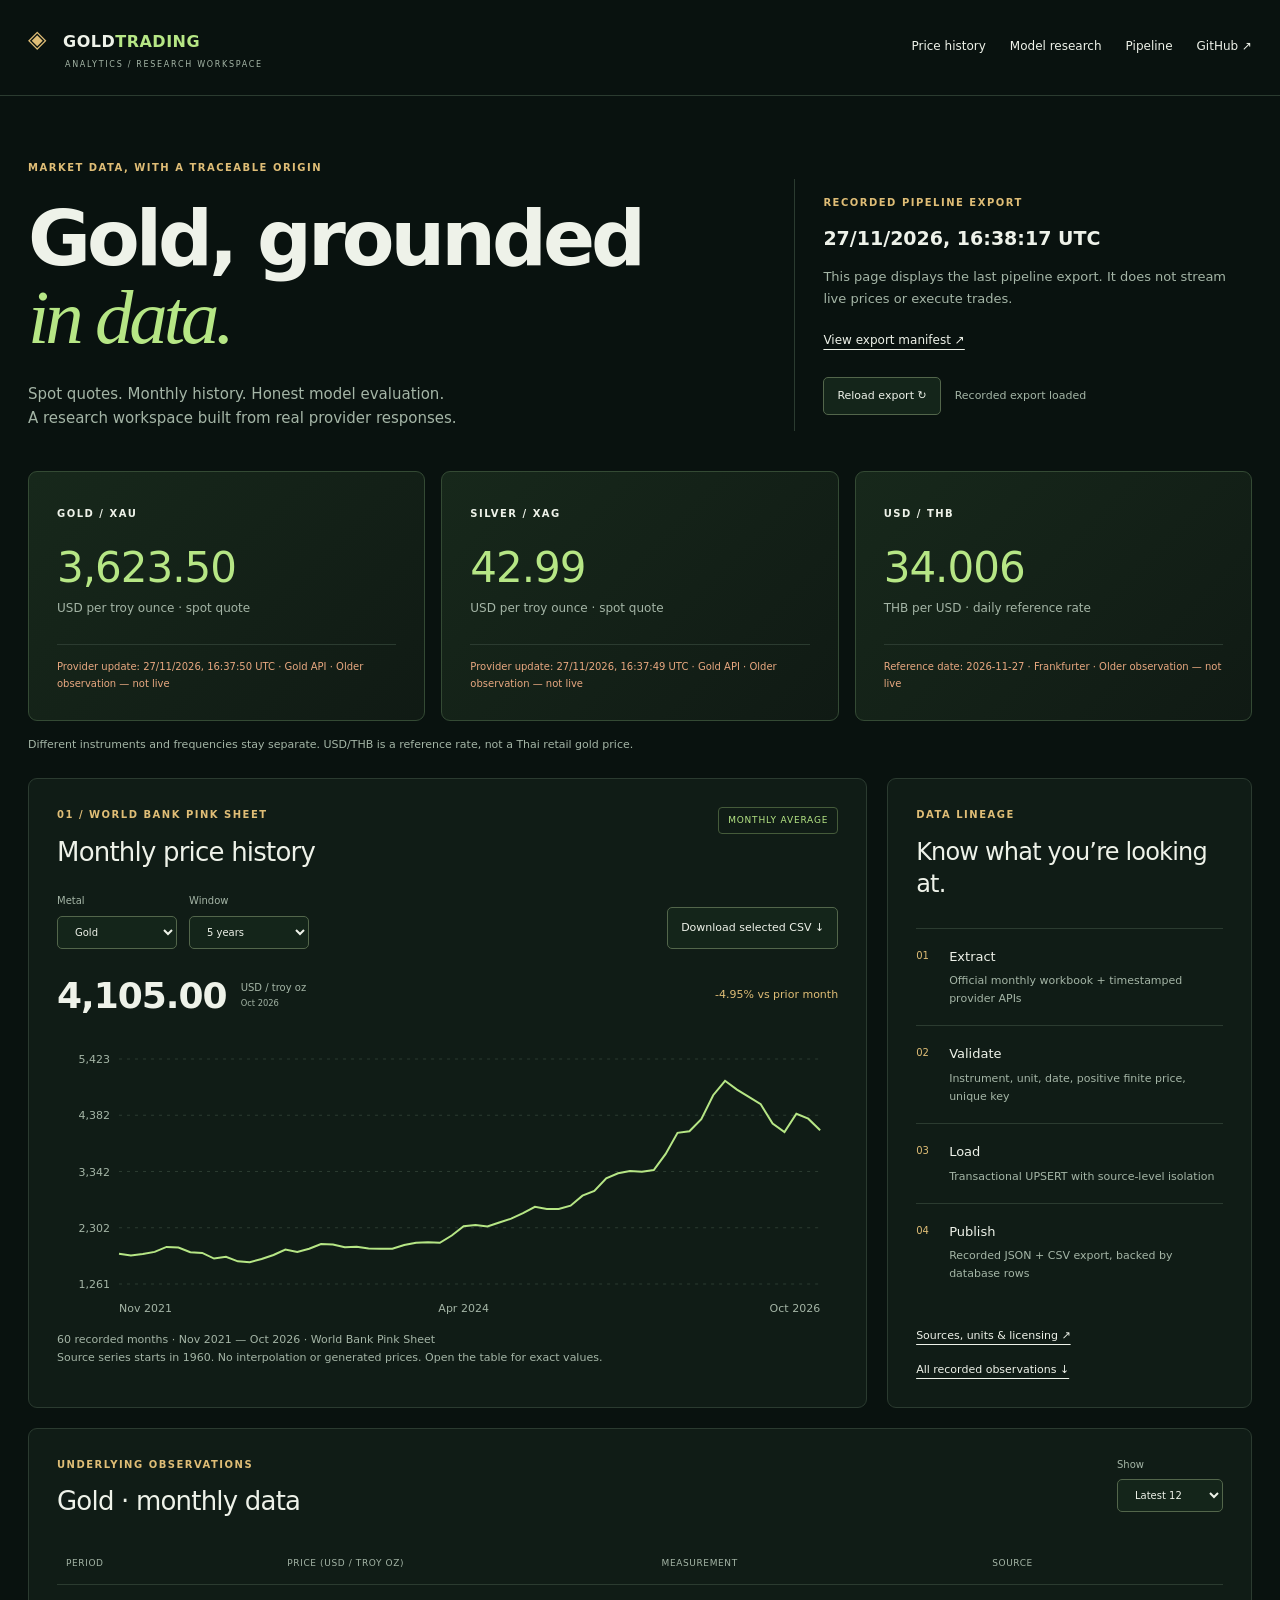
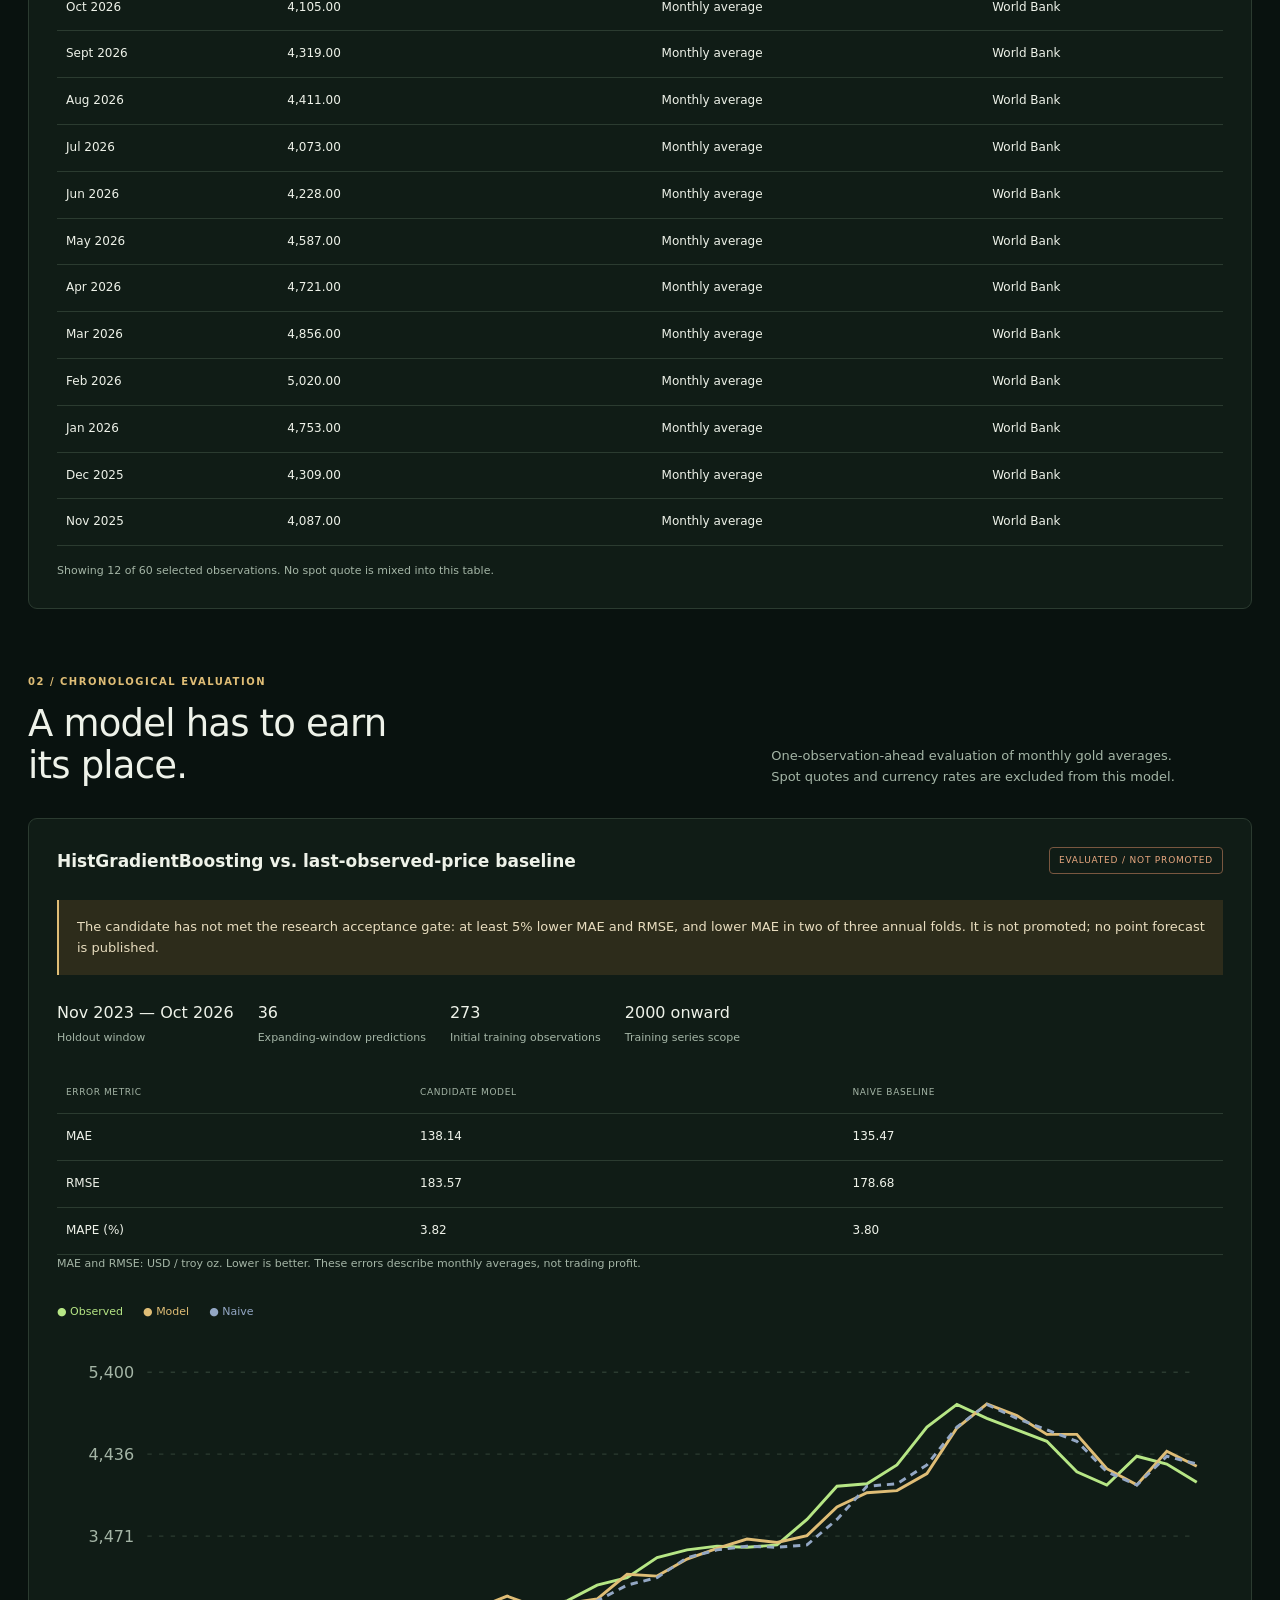
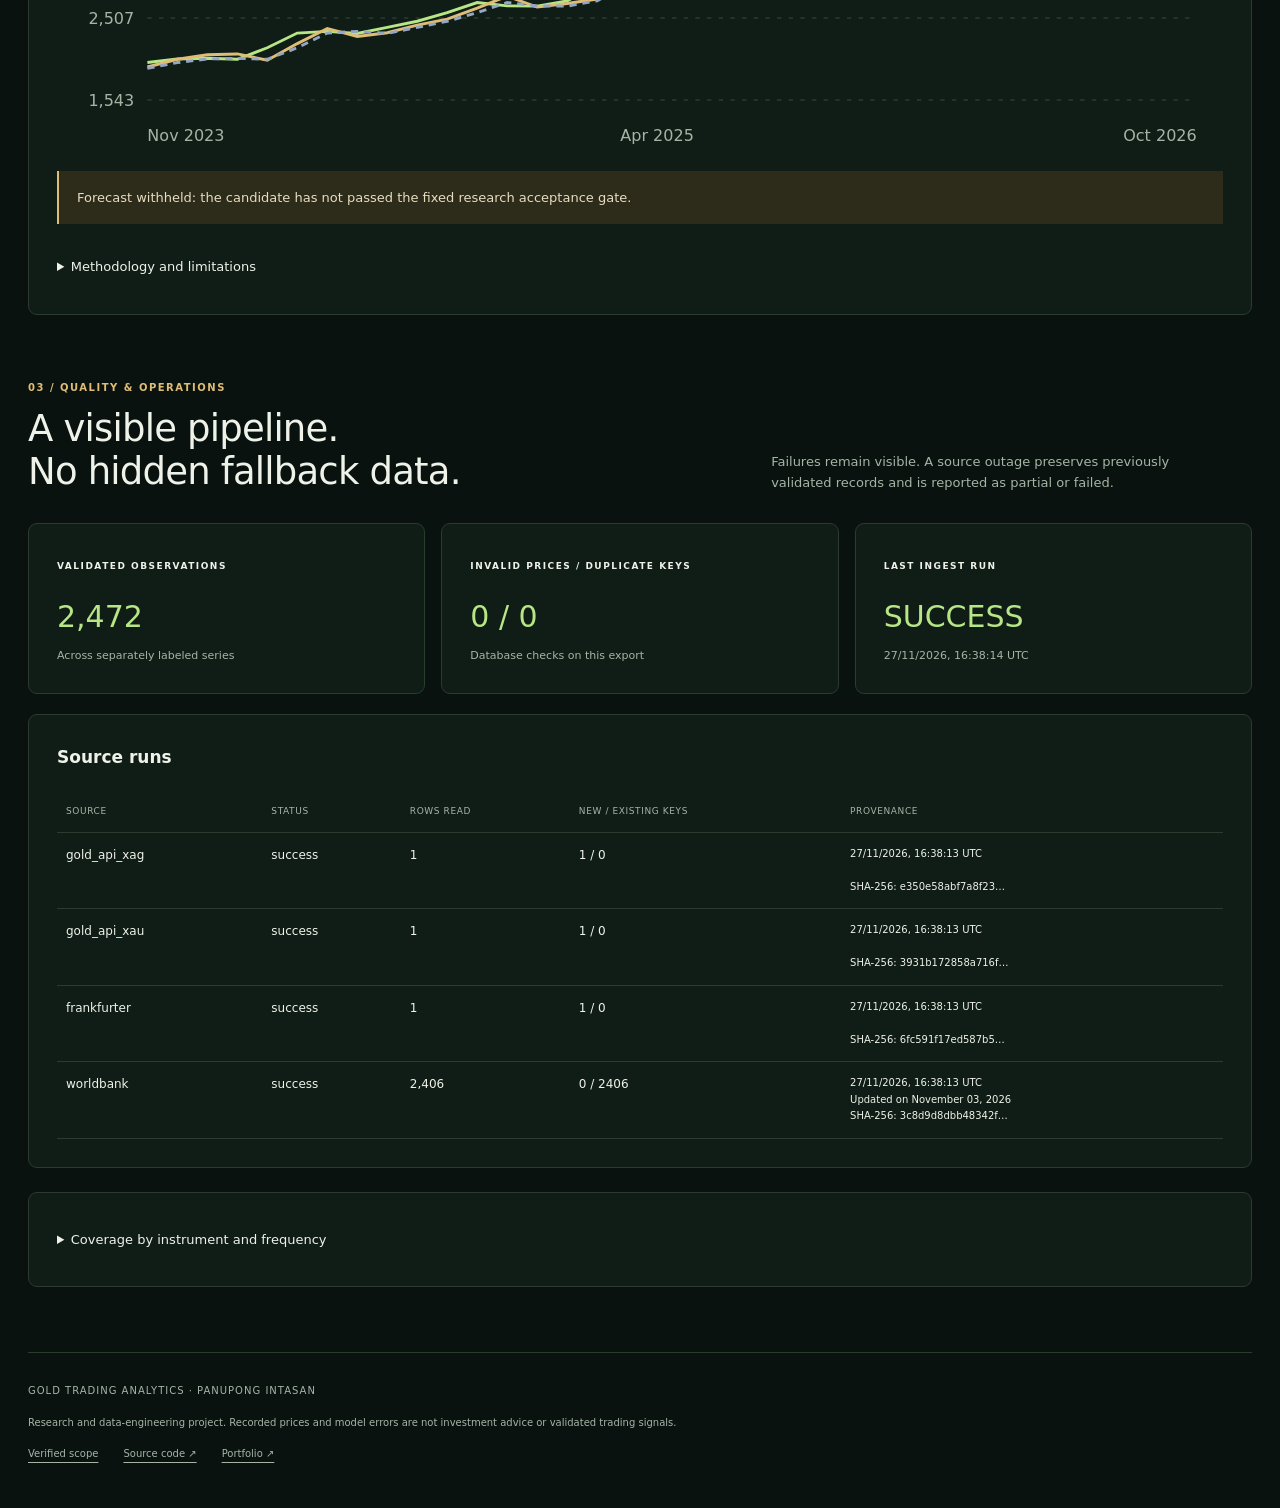
<file: index.html>
<!doctype html><html lang="en"><head><meta charset="utf-8"><meta name="viewport" content="width=device-width,initial-scale=1"><title>Gold Trading Analytics — Research Dashboard</title><meta name="description" content="Real-source gold research dashboard: timestamped spot quotes, World Bank monthly price history, data quality and chronological model evaluation."><meta name="theme-color" content="#09120f"><link rel="canonical" href="https://intasan.github.io/gold-trading/"><link rel="stylesheet" href="web/dashboard.css"><script src="web/dashboard.js" defer></script></head><body><a class="skip" href="#main">Skip to dashboard</a><header><a class="brand" href="#overview"><span class="brand-symbol" aria-hidden="true">◈</span> GOLD<span>TRADING</span><small>ANALYTICS / RESEARCH WORKSPACE</small></a><nav aria-label="Main navigation"><a href="#history">Price history</a><a href="#research">Model research</a><a href="#pipeline">Pipeline</a><a href="https://github.com/intasan/gold-trading">GitHub ↗</a></nav></header><main id="main"><section id="overview" class="intro"><div><div class="eyebrow">MARKET DATA, WITH A TRACEABLE ORIGIN</div><h1>Gold, grounded<br><em>in data.</em></h1><p class="lead">Spot quotes. Monthly history. Honest model evaluation.<br>A research workspace built from real provider responses.</p></div><div class="export-card"><span class="eyebrow">RECORDED PIPELINE EXPORT</span><strong id="export-date">Loading data…</strong><p>This page displays the last pipeline export. It does not stream live prices or execute trades.</p><a href="data/published/manifest.json">View export manifest ↗</a><div class="refresh-row"><button id="reload" type="button">Reload export ↻</button><span id="load-status" role="status" aria-live="polite">Connecting</span></div></div></section><div id="error" class="notice error" hidden role="alert"></div><div id="dashboard" hidden><section class="quotes-grid" aria-label="Timestamped market observations"><article class="quote"><span class="micro">GOLD / XAU</span><h2 id="quote-xau">—</h2><p>USD per troy ounce · spot quote</p><div class="quote-meta" id="time-xau">No observation</div></article><article class="quote"><span class="micro">SILVER / XAG</span><h2 id="quote-xag">—</h2><p>USD per troy ounce · spot quote</p><div class="quote-meta" id="time-xag">No observation</div></article><article class="quote"><span class="micro">USD / THB</span><h2 id="quote-fx">—</h2><p>THB per USD · daily reference rate</p><div class="quote-meta" id="time-fx">No observation</div></article></section><p class="small boundary">Different instruments and frequencies stay separate. USD/THB is a reference rate, not a Thai retail gold price.</p><section class="workspace" id="history"><article class="panel history-panel"><div class="panel-head"><div><span class="eyebrow">01 / WORLD BANK PINK SHEET</span><h2>Monthly price history</h2></div><span class="badge">MONTHLY AVERAGE</span></div><div class="controls"><label>Metal<select id="metal"><option value="GOLD">Gold</option><option value="SILVER">Silver</option><option value="PLATINUM">Platinum</option></select></label><label>Window<select id="window"><option value="12">1 year</option><option value="60" selected>5 years</option><option value="0">Full history</option></select></label><button type="button" id="download">Download selected CSV ↓</button></div><div class="history-metric"><strong id="history-latest">—</strong><div><span>USD / troy oz</span><small id="history-period">Monthly average</small></div><span class="change" id="history-change"></span></div><div id="history-chart" class="chart" aria-live="polite"></div><p class="small" id="history-range"></p><p class="small muted">Source series starts in 1960. No interpolation or generated prices. Open the table for exact values.</p></article><aside class="panel lineage"><span class="eyebrow">DATA LINEAGE</span><h2>Know what you’re looking at.</h2><ol><li><b>Extract</b><span>Official monthly workbook + timestamped provider APIs</span></li><li><b>Validate</b><span>Instrument, unit, date, positive finite price, unique key</span></li><li><b>Load</b><span>Transactional UPSERT with source-level isolation</span></li><li><b>Publish</b><span>Recorded JSON + CSV export, backed by database rows</span></li></ol><a href="https://github.com/intasan/gold-trading/blob/main/docs/DATA_SOURCES.md">Sources, units & licensing ↗</a><a href="data/published/observations.csv" download>All recorded observations ↓</a></aside></section><section class="panel table-panel"><div class="panel-head"><div><span class="eyebrow">UNDERLYING OBSERVATIONS</span><h2 id="table-title">Gold · monthly data</h2></div><label>Show<select id="table-rows"><option value="12">Latest 12</option><option value="60">Latest 60</option><option value="0">All selected</option></select></label></div><div class="table-wrap"><table><caption class="sr-only">Selected monthly World Bank prices, in USD per troy ounce</caption><thead><tr><th scope="col">Period</th><th scope="col">Price (USD / troy oz)</th><th scope="col">Measurement</th><th scope="col">Source</th></tr></thead><tbody id="price-table"></tbody></table></div><p id="table-count" class="small"></p></section><section id="research" class="research"><div class="section-head"><div><span class="eyebrow">02 / CHRONOLOGICAL EVALUATION</span><h2>A model has to earn<br>its place.</h2></div><p>One-observation-ahead evaluation of monthly gold averages. Spot quotes and currency rates are excluded from this model.</p></div><div class="panel"><div class="panel-head"><h3>HistGradientBoosting vs. last-observed-price baseline</h3><span class="badge" id="model-status">Not evaluated</span></div><p id="model-summary" class="notice"></p><div id="model-results" hidden><div class="model-facts" id="model-facts"></div><div class="table-wrap"><table><caption class="sr-only">Out-of-sample model and naive baseline error metrics</caption><thead><tr><th scope="col">Error metric</th><th scope="col">Candidate model</th><th scope="col">Naive baseline</th></tr></thead><tbody id="metrics"></tbody></table></div><p class="small">MAE and RMSE: USD / troy oz. Lower is better. These errors describe monthly averages, not trading profit.</p><div class="legend"><span class="actual">● Observed</span><span class="predicted">● Model</span><span class="naive">● Naive</span></div><div id="evaluation-chart" class="chart"></div><p id="forecast" class="notice"></p></div><details><summary>Methodology and limitations</summary><div id="model-method" class="method"></div><p>Features use previous observations only. Current-vintage data can contain revisions; publication-time availability has not been reconstructed. No fees, positions, P&amp;L or trading strategy is modeled.</p><a href="https://github.com/intasan/gold-trading/blob/main/docs/MODEL_CARD.md">Read the model card ↗</a></details></div></section><section id="pipeline" class="pipeline"><div class="section-head"><div><span class="eyebrow">03 / QUALITY & OPERATIONS</span><h2>A visible pipeline.<br>No hidden fallback data.</h2></div><p>Failures remain visible. A source outage preserves previously validated records and is reported as partial or failed.</p></div><div class="quality-grid"><article class="panel"><span class="micro">VALIDATED OBSERVATIONS</span><strong id="row-count">—</strong><p>Across separately labeled series</p></article><article class="panel"><span class="micro">INVALID PRICES / DUPLICATE KEYS</span><strong id="quality-count">—</strong><p>Database checks on this export</p></article><article class="panel"><span class="micro">LAST INGEST RUN</span><strong id="run-status">—</strong><p id="run-time"></p></article></div><div class="panel"><h3>Source runs</h3><div class="table-wrap"><table><caption class="sr-only">Source extraction status and inserted or existing observation counts</caption><thead><tr><th scope="col">Source</th><th scope="col">Status</th><th scope="col">Rows read</th><th scope="col">New / existing keys</th><th scope="col">Provenance</th></tr></thead><tbody id="source-table"></tbody></table></div></div><details class="panel"><summary>Coverage by instrument and frequency</summary><div class="table-wrap"><table><thead><tr><th scope="col">Source / series</th><th scope="col">Frequency</th><th scope="col">Records</th><th scope="col">Coverage</th></tr></thead><tbody id="coverage-table"></tbody></table></div></details></section></div></main><footer><span>GOLD TRADING ANALYTICS · PANUPONG INTASAN</span><p>Research and data-engineering project. Recorded prices and model errors are not investment advice or validated trading signals.</p><div><a href="https://github.com/intasan/gold-trading/blob/main/docs/VERIFIED_SCOPE.md">Verified scope</a><a href="https://github.com/intasan/gold-trading">Source code ↗</a><a href="https://intasan.github.io/portfolio/">Portfolio ↗</a></div></footer></body></html>
</file>
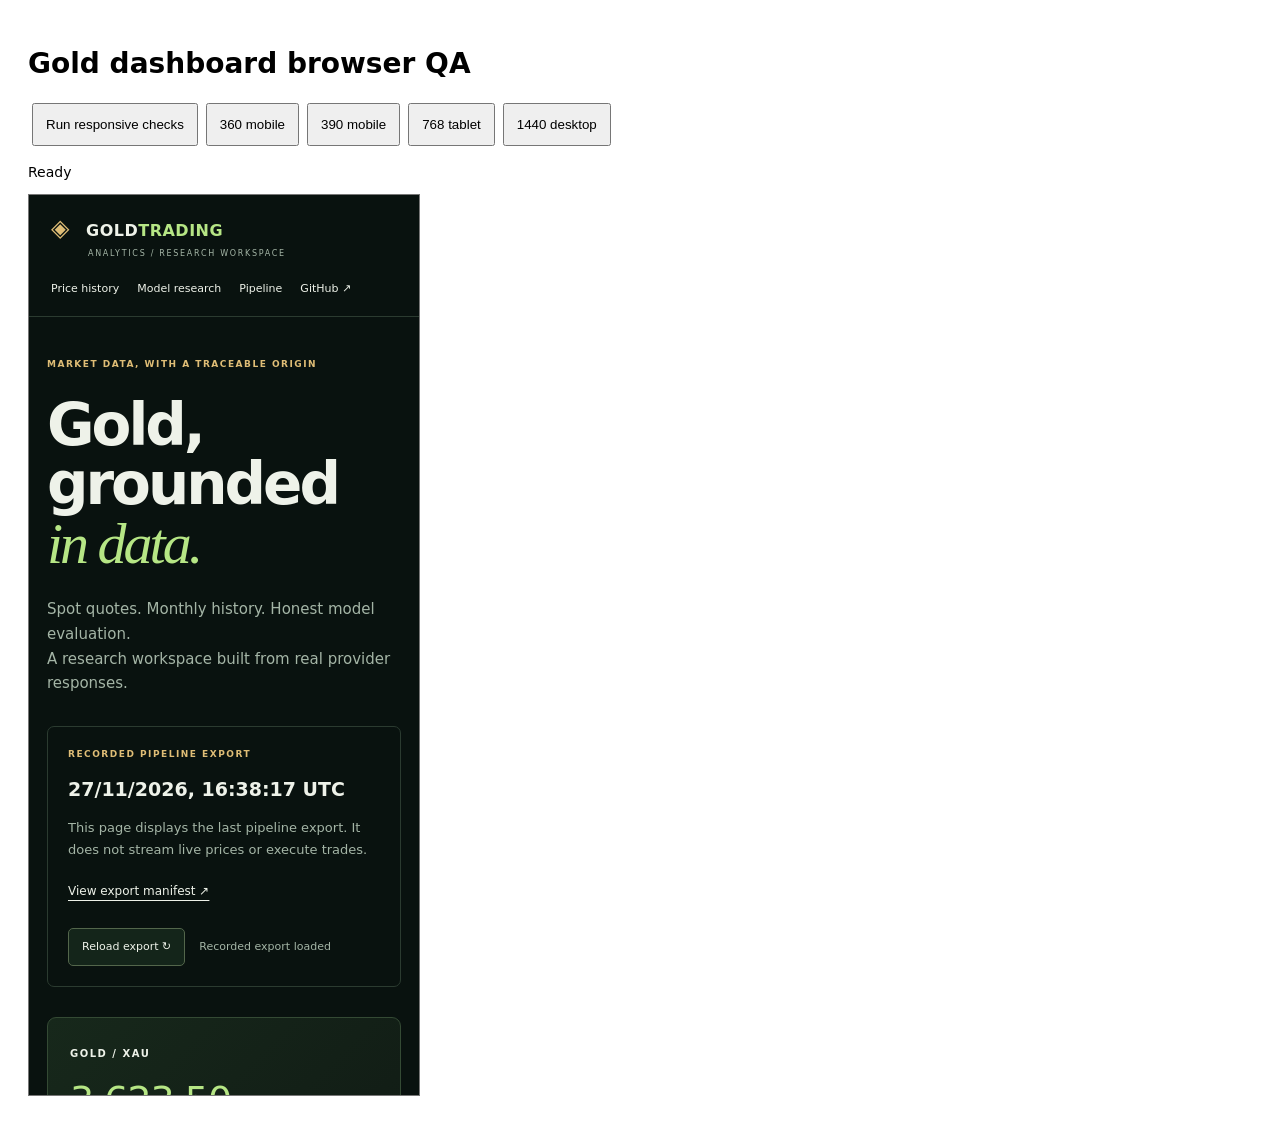
<file: tools/browser-qa.html>
<!doctype html><html lang="en"><meta charset="utf-8"><meta name="viewport" content="width=device-width,initial-scale=1"><base href="../"><title>Gold dashboard browser QA</title><style>body{font:14px system-ui;padding:20px}button{padding:12px;margin:4px}iframe{display:block;height:900px;border:1px solid #777;max-width:none}pre{white-space:pre-wrap}#wrap{overflow:auto}</style><h1>Gold dashboard browser QA</h1><button id="run">Run responsive checks</button><button data-width="360">360 mobile</button><button data-width="390">390 mobile</button><button data-width="768">768 tablet</button><button data-width="1440">1440 desktop</button><p id="status">Ready</p><pre id="results"></pre><div id="wrap"><iframe title="Dashboard viewport" id="frame" src="index.html" width="390"></iframe></div><script>
const f=document.querySelector('iframe');const pause=()=>new Promise(r=>requestAnimationFrame(()=>requestAnimationFrame(r)));
for(const b of document.querySelectorAll('[data-width]'))b.onclick=()=>{f.width=b.dataset.width;document.querySelector('#status').textContent='Viewport '+b.dataset.width;};
document.querySelector('#run').onclick=async()=>{const rows=[];for(const width of [360,390,768,1440]){f.width=width;await pause();const d=f.contentDocument;rows.push({width,viewport:f.contentWindow.innerWidth,documentWidth:d.documentElement.scrollWidth,overflow:d.documentElement.scrollWidth>width,dashboardLoaded:!d.querySelector('#dashboard').hidden,quoteGold:d.querySelector('#quote-xau').textContent,tableRows:d.querySelectorAll('#price-table tr').length,firstPeriod:d.querySelector('#price-table tr')?.innerText,chartPresent:!!d.querySelector('#history-chart svg'),modelStatus:d.querySelector('#model-status').textContent,modelForecast:d.querySelector('#forecast').textContent});}document.querySelector('#results').textContent=JSON.stringify(rows,null,2);document.querySelector('#status').textContent='Complete';f.width=390;};
</script></html>
</file>
<file: web/dashboard.css>
:root{--bg:#09120f;--panel:#101c16;--line:#2b3b30;--ink:#eef2e9;--muted:#a4b5a6;--green:#b6e685;--gold:#dfbd76;--orange:#e8a880;font:15px/1.65 system-ui,-apple-system,BlinkMacSystemFont,'Segoe UI',sans-serif;color:var(--ink);background:var(--bg);color-scheme:dark}*{box-sizing:border-box}html{scroll-behavior:smooth;scroll-padding-top:24px}body{margin:0}a{color:inherit;text-underline-offset:5px}a:hover{color:var(--green)}button,select{font:inherit}button{cursor:pointer}a:focus-visible,button:focus-visible,select:focus-visible,summary:focus-visible{outline:3px solid var(--gold);outline-offset:4px}button,select{background:#14251a;color:var(--ink);border:1px solid #53664b;padding:9px 13px;border-radius:5px}button:hover{background:#29422c}button:disabled{opacity:.5;cursor:wait}button:active{transform:translateY(1px)}header{display:flex;align-items:center;justify-content:space-between;gap:24px;padding:24px max(28px,calc((100vw - 1280px)/2));border-bottom:1px solid var(--line)}.brand{text-decoration:none;font-weight:800;font-size:16px;letter-spacing:.5px;line-height:1.3}.brand>span:not(.brand-symbol){color:var(--green)}.brand-symbol{color:var(--gold);font-size:24px;margin-right:10px}.brand small{display:block;margin:5px 0 0 37px;font-size:8px;font-weight:400;letter-spacing:1.7px;color:var(--muted)}nav{display:flex;gap:24px;font-size:12px}nav a{text-decoration:none}main,footer{width:min(1280px,calc(100% - 56px));margin:auto}h1,h2,h3,p{margin:0}h1{font-size:clamp(46px,6vw,80px);line-height:1.02;letter-spacing:-4px;font-weight:550;margin:24px 0}h1 em{font-family:Georgia,serif;color:var(--green);font-weight:400}h2{font-size:26px;font-weight:500;line-height:1.25;letter-spacing:-.8px}h3{font-size:17px;font-weight:550}.intro{display:grid;grid-template-columns:1.5fr 1fr;align-items:end;gap:80px;padding:64px 0 40px}.eyebrow,.micro{font-size:10px;font-weight:650;letter-spacing:1.5px}.eyebrow{display:block;color:var(--gold);margin-bottom:12px}.lead{font-size:15px;color:var(--muted)}.export-card{border-left:1px solid var(--line);padding:16px 0 16px 28px}.export-card strong{font-size:19px;display:block;margin-bottom:12px}.export-card p{font-size:13px;color:var(--muted);margin-bottom:18px}.export-card a{font-size:12px}.refresh-row{display:flex;align-items:center;gap:14px;flex-wrap:wrap;margin-top:25px}.refresh-row button{font-size:11px}.refresh-row span{font-size:11px;color:var(--muted)}.quotes-grid{display:grid;grid-template-columns:repeat(3,1fr);gap:16px}.quote{padding:28px;background:linear-gradient(135deg,#17281b,#101a14);border:1px solid #344a34;border-radius:9px}.quote h2{font-size:42px;letter-spacing:-1px;margin:17px 0 5px;font-variant-numeric:tabular-nums;color:var(--green)}.quote p{font-size:12px;color:var(--muted)}.quote-meta{border-top:1px solid var(--line);font-size:10px;color:var(--muted);margin-top:25px;padding-top:14px;overflow-wrap:anywhere}.stale{color:var(--orange)}.small{font-size:11px;color:var(--muted)}.muted{color:var(--muted)}.boundary{padding:15px 0 24px}.workspace{display:grid;grid-template-columns:minmax(0,2.3fr) minmax(0,1fr);gap:20px}.panel{border:1px solid var(--line);border-radius:9px;background:var(--panel);padding:28px;min-width:0}.panel-head{display:flex;justify-content:space-between;align-items:start;gap:20px;margin-bottom:25px}.badge{font-size:9px;letter-spacing:.8px;border:1px solid #455b3a;border-radius:4px;color:var(--green);padding:5px 9px;white-space:nowrap}.badge.warn{color:var(--orange);border-color:#795740}.controls{display:flex;align-items:end;gap:12px;flex-wrap:wrap;margin-bottom:25px}label{display:flex;flex-direction:column;font-size:10px;color:var(--muted);gap:6px}.controls select{min-width:120px}.controls button{font-size:11px;min-height:42px;margin-left:auto}.history-metric{display:flex;align-items:center;gap:14px;margin-bottom:8px}.history-metric strong{font-size:36px;line-height:1.2;letter-spacing:-1px;font-variant-numeric:tabular-nums}.history-metric>div{font-size:10px;color:var(--muted)}.history-metric small{display:block}.change{margin-left:auto;font-size:11px;color:var(--gold)}.chart{margin:22px 0 12px}.chart svg{display:block;width:100%;height:auto;overflow:visible}.chart text{fill:var(--muted);font-size:11px;font-family:system-ui,sans-serif}.chart .grid{stroke:#2b3b30;stroke-width:1;stroke-dasharray:3 5}.chart .series-line{fill:none;stroke:#b6e685;stroke-width:2}.chart .actual-line{stroke:#b6e685}.chart .predicted-line{stroke:#dfbd76}.chart .naive-line{stroke:#93a7c4;stroke-dasharray:5 4}.chart circle{fill:transparent;stroke:transparent}.chart circle:hover{fill:var(--gold);stroke:var(--bg)}.lineage h2{font-size:24px;line-height:1.35}.lineage ol{list-style:none;padding:0;margin:27px 0;counter-reset:step}.lineage li{border-top:1px solid var(--line);padding:17px 0;counter-increment:step;position:relative;padding-left:33px}.lineage li:before{content:counter(step,decimal-leading-zero);position:absolute;left:0;top:19px;font-size:10px;color:var(--gold)}.lineage b{display:block;font-size:13px;font-weight:500}.lineage li span{font-size:11px;color:var(--muted);display:block;margin-top:5px}.lineage a{display:block;font-size:11px;margin-top:15px}.table-panel{margin-top:20px}.table-wrap{overflow-x:auto;width:100%}table{border-collapse:collapse;width:100%;text-align:left;font-size:12px}th,td{border-bottom:1px solid var(--line);padding:13px 9px;vertical-align:top}th{font-size:9px;letter-spacing:.6px;text-transform:uppercase;color:var(--muted);font-weight:500}td{font-variant-numeric:tabular-nums}tbody tr:hover{background:#17261b}.table-panel .small{margin-top:16px}.section-head{display:grid;grid-template-columns:1.4fr 1fr;gap:70px;align-items:end;margin:65px 0 30px}.section-head h2{font-size:37px;line-height:1.15}.section-head p{color:var(--muted);font-size:13px;max-width:430px}.notice{padding:16px 18px;border-left:2px solid var(--gold);background:#2d2c1b;font-size:13px;margin:20px 0;color:#e8ddbf}.notice.error{background:#3a2221;border-color:#df8e83}.model-facts{display:flex;flex-wrap:wrap;gap:24px;margin:25px 0;font-size:11px;color:var(--muted)}.model-facts strong{display:block;font-size:16px;color:var(--ink);font-weight:500;margin-bottom:3px}.legend{display:flex;gap:20px;font-size:11px;margin-top:30px}.actual{color:var(--green)}.predicted{color:var(--gold)}.naive{color:#93a7c4}details{margin-top:24px;font-size:12px;color:var(--muted)}summary{cursor:pointer;color:var(--ink);padding:8px 0;font-size:13px}.method{margin-top:18px;line-height:1.8}.quality-grid{display:grid;grid-template-columns:repeat(3,1fr);gap:16px;margin-bottom:20px}.quality-grid strong{display:block;font-size:30px;margin:15px 0 5px;color:var(--green);font-weight:500}.quality-grid p{font-size:11px;color:var(--muted);overflow-wrap:anywhere}.quality-grid .micro{font-size:9px}.pipeline>.panel h3{margin-bottom:20px}#source-table td:last-child{max-width:300px;font-size:10px;overflow-wrap:anywhere}.error-text{color:var(--orange);display:block;margin-top:6px}.pipeline{margin-bottom:65px}footer{padding:30px 0 45px;border-top:1px solid var(--line);font-size:10px;color:var(--muted)}footer>span{letter-spacing:1px}footer p{margin:15px 0;max-width:750px}footer>div{display:flex;gap:25px;flex-wrap:wrap}.sr-only,.skip:not(:focus){position:absolute;width:1px;height:1px;padding:0;overflow:hidden;clip:rect(0,0,0,0);white-space:nowrap}.skip:focus{position:absolute;z-index:20;top:0;background:white;color:black;padding:15px}#dashboard[hidden],#model-results[hidden],#error[hidden]{display:none}@media(max-width:1000px){.intro{gap:40px}.workspace{grid-template-columns:minmax(0,1.8fr) minmax(0,1fr)}.panel{padding:22px}.controls{gap:8px}.controls button{margin-left:0}.quote h2{font-size:33px}.quote{padding:22px}.badge{white-space:normal}}@media(max-width:760px){header{padding:18px 22px;flex-direction:column;align-items:start;gap:20px}nav{gap:18px;flex-wrap:wrap;font-size:11px}main,footer{width:calc(100% - 36px)}.intro{grid-template-columns:1fr;gap:30px;padding:40px 0 30px}h1{font-size:58px;letter-spacing:-3px}.export-card{padding:20px;border:1px solid var(--line);border-radius:7px}.quotes-grid{grid-template-columns:1fr;gap:10px}.quote{padding:22px}.quote h2{font-size:38px;margin-top:12px}.quote-meta{margin-top:16px}.workspace{grid-template-columns:1fr}.panel-head{flex-wrap:wrap;gap:14px}.history-metric{flex-wrap:wrap}.history-metric strong{font-size:31px}.change{margin-left:0}.controls select{min-width:100px}.controls button{font-size:10px}.section-head{grid-template-columns:1fr;gap:20px;margin-top:48px}.section-head h2{font-size:32px}.quality-grid{grid-template-columns:1fr}.quality-grid .panel{padding:22px}.quality-grid strong{font-size:30px}.model-facts{gap:20px}.lineage ol{display:grid;grid-template-columns:1fr 1fr;gap:0 16px}.lineage li{padding-left:27px}.table-panel,.panel{padding:20px}table{font-size:11px;min-width:440px}#source-table{min-width:650px}.chart text{font-size:12px}.legend{gap:14px;font-size:10px}.eyebrow{font-size:9px}}@media(prefers-reduced-motion:reduce){html{scroll-behavior:auto}button:active{transform:none}}
</file>
